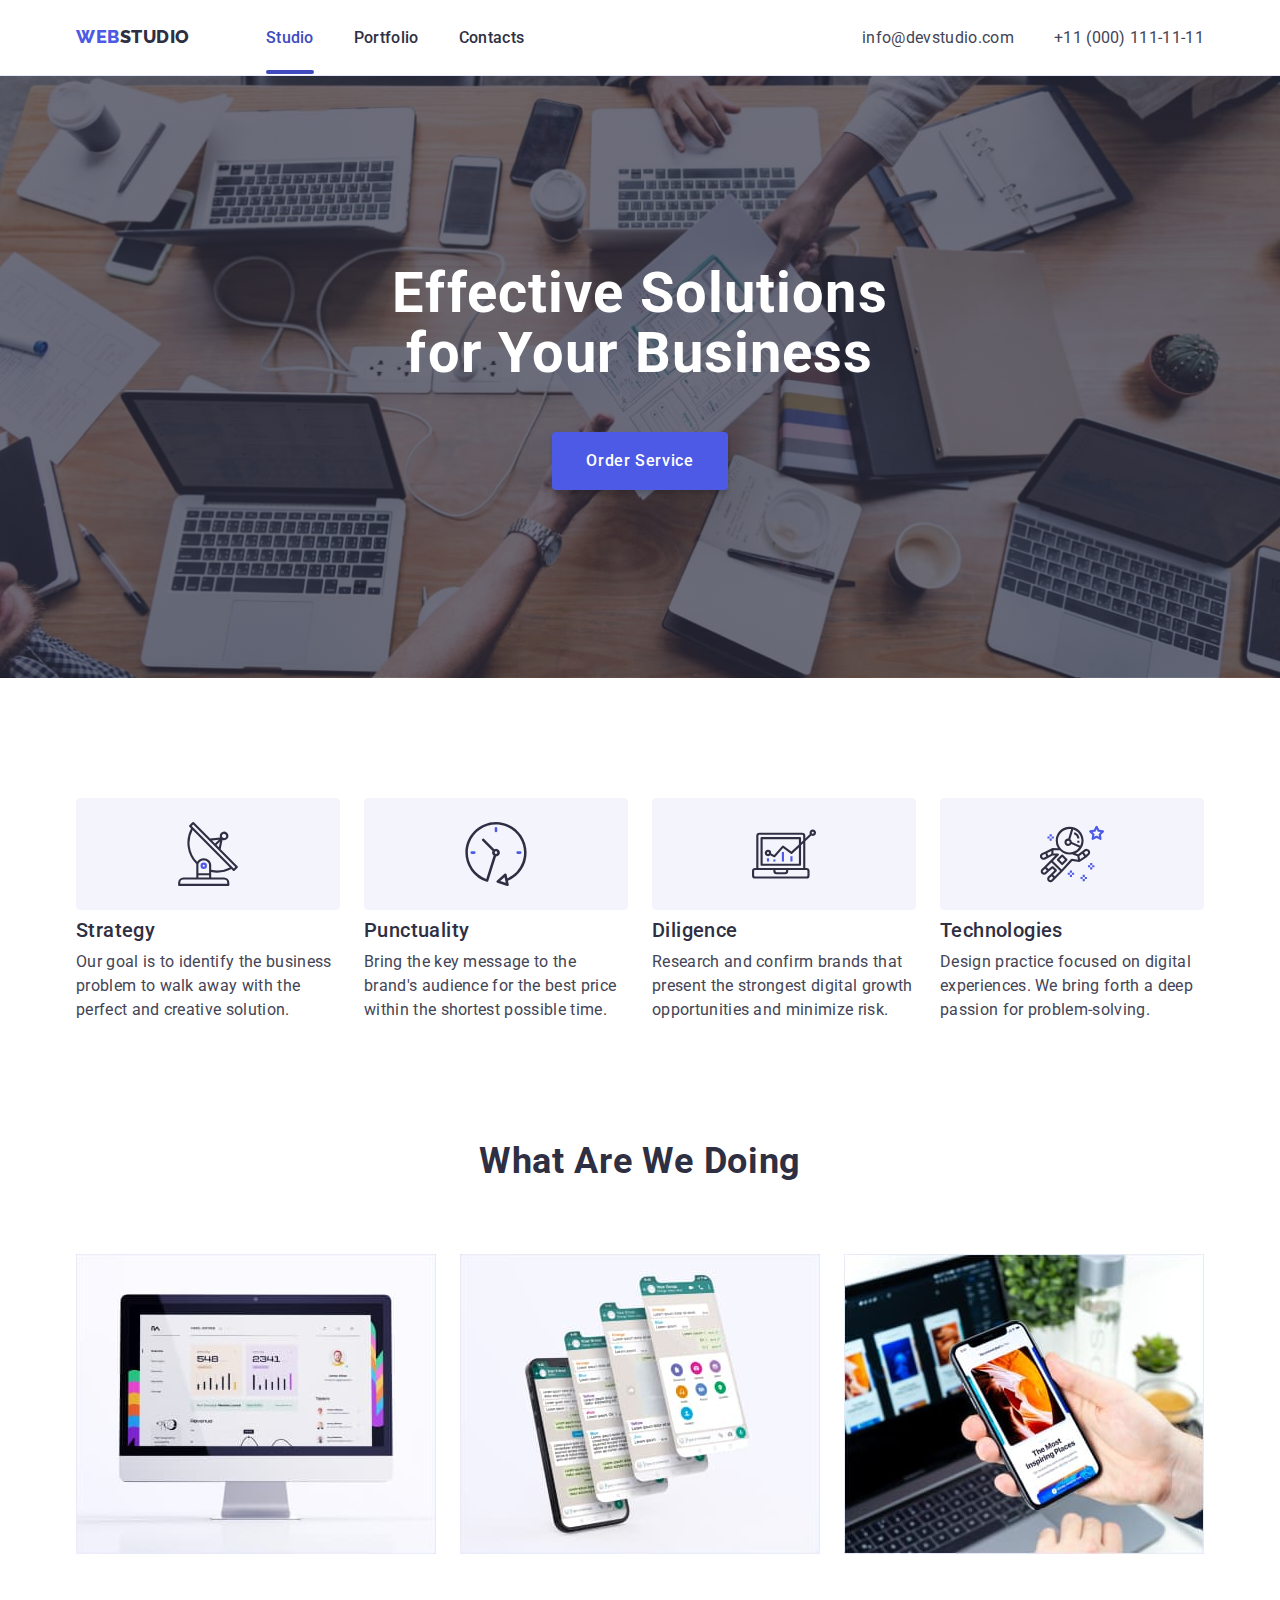
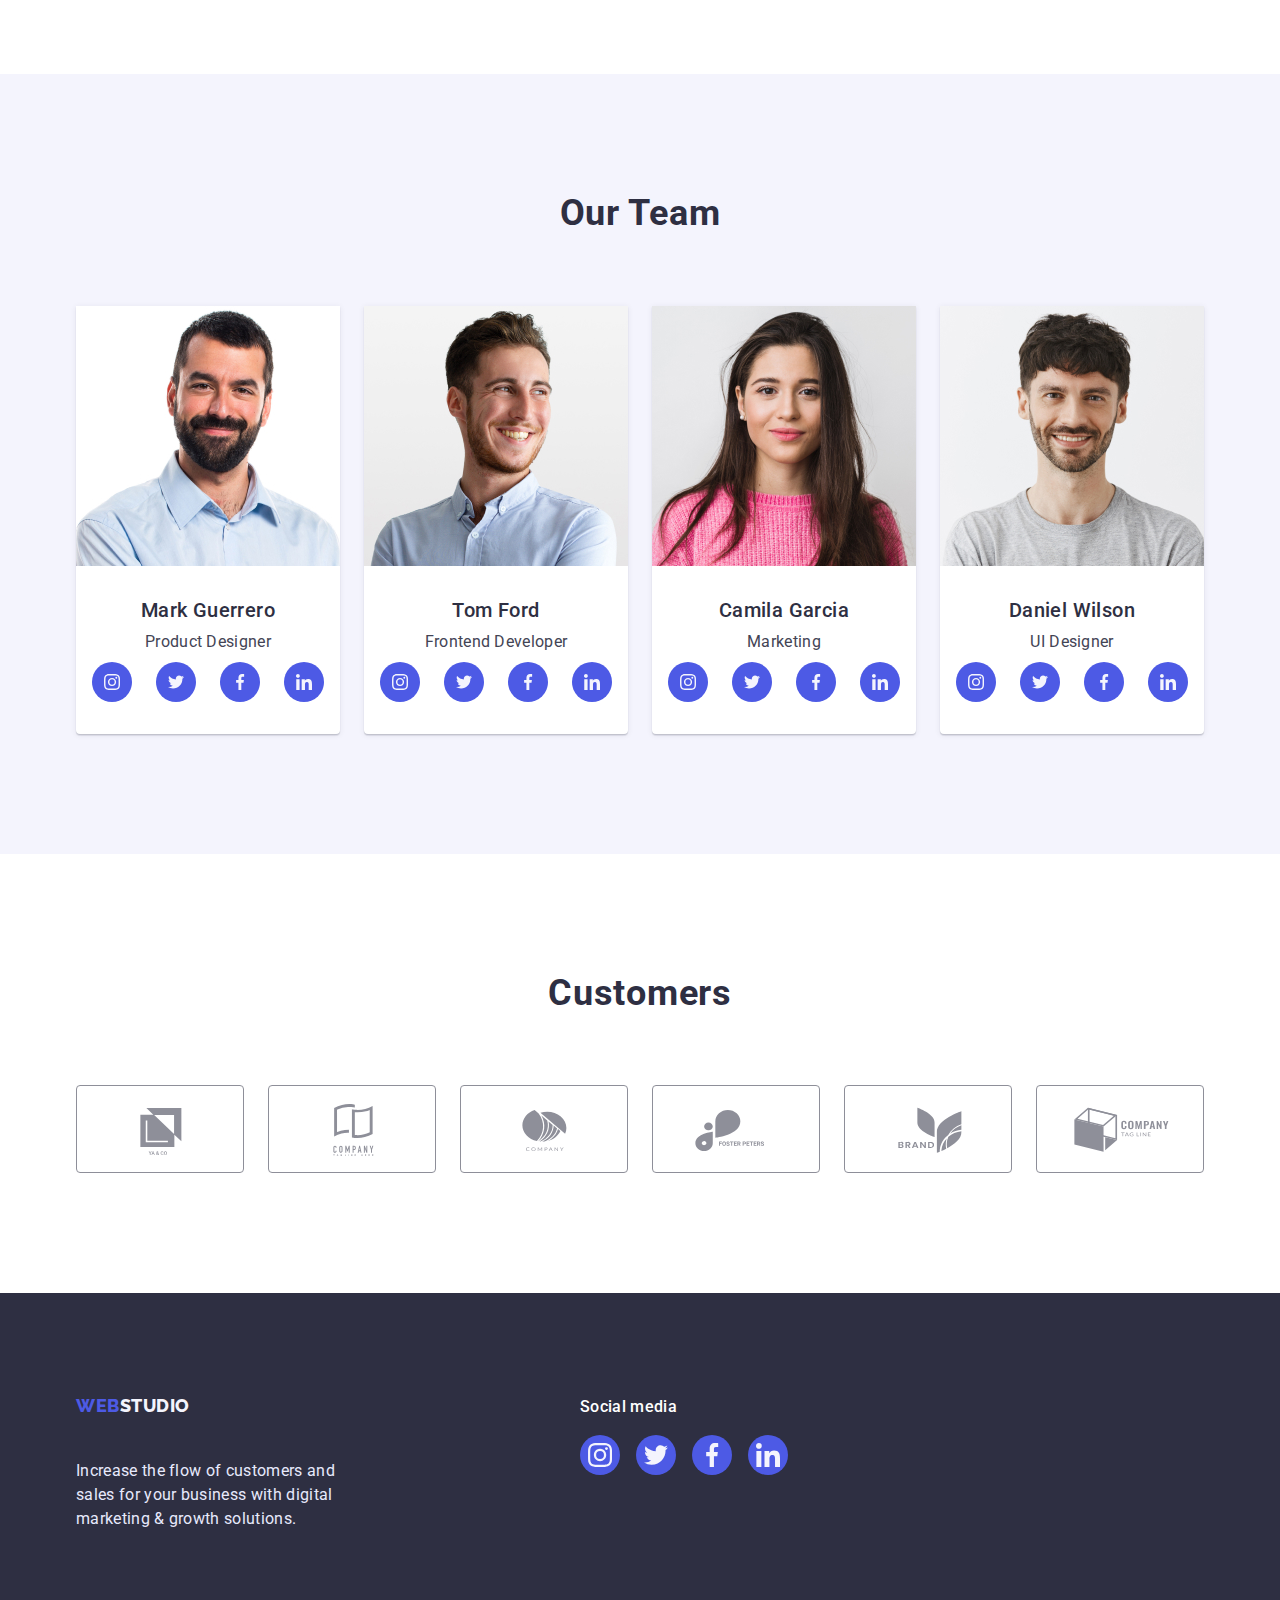
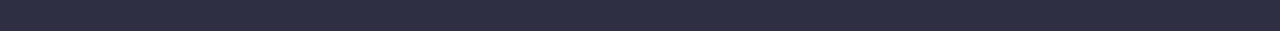
<file: index.html>
<!DOCTYPE html>
<html lang="en">
  <head>
    <meta charset="UTF-8" />
    <meta http-equiv="X-UA-Compatible" content="IE=edge" />
    <meta name="viewport" content="width=device-width, initial-scale=1.0" />
    <title>WebStudio</title>
    <link rel="preconnect" href="https://fonts.googleapis.com" />
    <link rel="preconnect" href="https://fonts.gstatic.com" crossorigin />
    <link
      href="https://fonts.googleapis.com/css2?family=Raleway:wght@800&family=Roboto:wght@400;500;700&display=swap"
      rel="stylesheet"
    />
    <link
      rel="stylesheet"
      href="https://cdn.jsdelivr.net/npm/modern-normalize@1.1.0/modern-normalize.css"
    />
    <link rel="stylesheet" href="./css/styles.css" />
  </head>
  <body>
    <header class="page-header">
      <div class="container page-header-container">
        <nav class="navigation">
          <a class="logo logo-header link" href="./index.html"
            >WEB<span class="header-part-word">Studio</span>
          </a>
          <ul class="menu list">
            <li class="menu-item">
              <a class="menu-link link current" href="./index.html">Studio</a>
            </li>
            <li class="menu-item">
              <a class="menu-link link" href="./portfolio.html">Portfolio</a>
            </li>
            <li class="menu-item">
              <a class="menu-link link" href="">Contacts</a>
            </li>
          </ul>
          <!--Navigation-->
        </nav>
        <address class="communication-methods">
          <ul class="menu list">
            <li class="mail-number">
              <a class="link contacts" href="mailto:info@devstudio.com"
                >info@devstudio.com</a
              >
            </li>
            <li class="mail-number">
              <a class="link contacts" href="tel:+110001111111"
                >+11 (000) 111-11-11</a
              >
            </li>
          </ul>
        </address>
      </div>
    </header>
    <!--===========HERO============-->
    <main>
      <section class="hero">
        <div class="container div-hero">
          <h1 class="section-name">
            Effective Solutions <br />
            for Your Business
          </h1>
          <button class="modal-btn" data-modal-open type="button">
            Order Service
          </button>
        </div>
      </section>
      <!--==========SECOND-SECTION======-->
      <section class="section-list-best section-second">
        <div class="container">
          <h2 class="h-second-section" hidden>Strategy</h2>
          <ul class="list list-of-benefits">
            <li class="text-benefit">
              <div class="background-benefit">
                <svg width="64" height="64">
                  <use href="./images/benefit.svg#icon-icon-1"></use>
                </svg>
              </div>
              <h3 class="section-subtitle">Strategy</h3>
              <p class="text-section-subtitle">
                Our goal is to identify the business problem to walk away with
                the perfect and creative solution.
              </p>
            </li>
            <li class="text-benefit">
              <div class="background-benefit">
                <svg width="64" height="64">
                  <use href="./images/benefit.svg#icon-icon-2"></use>
                </svg>
              </div>
              <h3 class="section-subtitle">Punctuality</h3>
              <p class="text-section-subtitle">
                Bring the key message to the brand's audience for the best price
                within the shortest possible time.
              </p>
            </li>
            <li class="text-benefit">
              <div class="background-benefit">
                <svg width="64" height="64">
                  <use href="./images/benefit.svg#icon-icon-3"></use>
                </svg>
              </div>
              <h3 class="section-subtitle">Diligence</h3>
              <p class="text-section-subtitle">
                Research and confirm brands that present the strongest digital
                growth opportunities and minimize risk.
              </p>
            </li>
            <li class="text-benefit">
              <div class="background-benefit">
                <svg width="64" height="64">
                  <use href="./images/benefit.svg#icon-icon-4"></use>
                </svg>
              </div>
              <h3 class="section-subtitle">Technologies</h3>
              <p class="text-section-subtitle">
                Design practice focused on digital experiences. We bring forth a
                deep passion for problem-solving.
              </p>
            </li>
          </ul>
        </div>
      </section>
      <!--========Third section What are we doing=============-->
      <section class="section-list-gobs section">
        <div class="container">
          <h2 class="section-title">What are we doing</h2>
          <ul class="list work-examples">
            <li class="exmpl-work-picture">
              <img
                src="./images/sites.jpg"
                alt="website development"
                width="360"
                height="300"
              />
            </li>
            <li class="exmpl-work-picture">
              <img
                src="./images/applications.jpg"
                alt="application creation"
                width="360"
                height="300"
              />
            </li>
            <li class="exmpl-work-picture">
              <img
                src="./images/adaptive-layout.jpg"
                alt="adaptive layout"
                width="360"
                height="300"
              />
            </li>
          </ul>
        </div>
      </section>
      <!--Fourth section-->
      <section class="section-list-team section">
        <div class="container">
          <h2 class="section-title">Our Team</h2>
          <ul class="list employees-cards">
            <li class="links-fourth-section employee-card">
              <img
                src="./images/Mark.jpg"
                alt="Mark Guerrero Product Designer"
                width="264"
                height="260"
              />
              <div class="name-vacancy-employee">
                <h3 class="web-studioworker">Mark Guerrero</h3>
                <p class="web-studioworker-speciality">Product Designer</p>
                <ul class="employee-soc-lict soc-list list">
                  <li class="emploee-soc-item">
                    <a class="emploee-soc-link" href="">
                      <svg width="16" height="16" class="soc-icon">
                        <use href="./images/icons.svg#icon-instagram"></use>
                      </svg>
                    </a>
                  </li>
                  <li class="emploee-soc-item">
                    <a class="emploee-soc-link" href="">
                      <svg width="16" height="16" class="soc-icon">
                        <use href="./images/icons.svg#icon-twitter"></use>
                      </svg>
                    </a>
                  </li>
                  <li class="emploee-soc-item">
                    <a class="emploee-soc-link" href="">
                      <svg width="16" height="16" class="soc-icon">
                        <use href="./images/icons.svg#icon-facebook"></use></svg
                    ></a>
                  </li>
                  <li class="emploee-soc-item">
                    <a class="emploee-soc-link" href="">
                      <svg width="16" height="16" class="soc-icon">
                        <use href="./images/icons.svg#icon-linkedin"></use></svg
                    ></a>
                  </li>
                </ul>
              </div>
            </li>
            <li class="links-fourth-section employee-card">
              <img
                src="./images/Tom.jpg"
                alt="Tom Ford Frontend Developer"
                width="264"
                height="260"
              />
              <div class="name-vacancy-employee">
                <h3 class="web-studioworker">Tom Ford</h3>
                <p class="web-studioworker-speciality">Frontend Developer</p>
                <ul class="employee-soc-lict soc-list list">
                  <li class="emploee-soc-item">
                    <a class="emploee-soc-link" href="">
                      <svg width="16" height="16" class="soc-icon">
                        <use href="./images/icons.svg#icon-instagram"></use>
                      </svg>
                    </a>
                  </li>
                  <li class="emploee-soc-item">
                    <a class="emploee-soc-link" href=""
                      ><svg width="16" height="16" class="soc-icon">
                        <use href="./images/icons.svg#icon-twitter"></use>
                      </svg>
                    </a>
                  </li>
                  <li class="emploee-soc-item">
                    <a class="emploee-soc-link">
                      <svg width="16" height="16" class="soc-icon">
                        <use href="./images/icons.svg#icon-facebook"></use>
                      </svg>
                    </a>
                  </li>
                  <li class="emploee-soc-item">
                    <a class="emploee-soc-link" href="">
                      <svg width="16" height="16" class="soc-icon">
                        <use href="./images/icons.svg#icon-linkedin"></use>
                      </svg>
                    </a>
                  </li>
                </ul>
              </div>
            </li>
            <li class="links-fourth-section employee-card">
              <img
                src="./images/Camila.jpg"
                alt="Camila Garcia Marketing"
                width="264"
                height="260"
              />
              <div class="name-vacancy-employee">
                <h3 class="web-studioworker">Camila Garcia</h3>
                <p class="web-studioworker-speciality">Marketing</p>
                <ul class="employee-soc-lict soc-list list">
                  <li class="emploee-soc-item">
                    <a class="emploee-soc-link" href="">
                      <svg width="16" height="16" class="soc-icon">
                        <use href="./images/icons.svg#icon-instagram"></use>
                      </svg>
                    </a>
                  </li>
                  <li class="emploee-soc-item">
                    <a class="emploee-soc-link" href="">
                      <svg width="16" height="16" class="soc-icon">
                        <use href="./images/icons.svg#icon-twitter"></use>
                      </svg>
                    </a>
                  </li>
                  <li class="emploee-soc-item">
                    <a class="emploee-soc-link" href="">
                      <svg width="16" height="16" class="soc-icon">
                        <use href="./images/icons.svg#icon-facebook"></use>
                      </svg>
                    </a>
                  </li>
                  <li class="emploee-soc-item">
                    <a class="emploee-soc-link" href="">
                      <svg width="16" height="16" class="soc-icon">
                        <use href="./images/icons.svg#icon-linkedin"></use>
                      </svg>
                    </a>
                  </li>
                </ul>
              </div>
            </li>
            <li class="links-fourth-section employee-card">
              <img
                src="./images/Daniel.jpg"
                alt="Daniel Wilson UI Designer"
                width="264"
                height="260"
              />
              <div class="name-vacancy-employee">
                <h3 class="web-studioworker">Daniel Wilson</h3>
                <p class="web-studioworker-speciality">UI Designer</p>
                <ul class="employee-soc-lict soc-list list">
                  <li class="emploee-soc-item">
                    <a class="emploee-soc-link" href="">
                      <svg width="16" height="16" class="soc-icon">
                        <use href="./images/icons.svg#icon-instagram"></use>
                      </svg>
                    </a>
                  </li>
                  <li class="emploee-soc-item">
                    <a class="emploee-soc-link" href=""
                      ><svg width="16" height="16" class="soc-icon">
                        <use href="./images/icons.svg#icon-twitter"></use>
                      </svg>
                    </a>
                  </li>
                  <li class="emploee-soc-item">
                    <a class="emploee-soc-link" href="">
                      <svg width="16" height="16" class="soc-icon">
                        <use href="./images/icons.svg#icon-facebook"></use>
                      </svg>
                    </a>
                  </li>
                  <li class="emploee-soc-item">
                    <a class="emploee-soc-link" href="">
                      <svg width="16" height="16" class="soc-icon">
                        <use href="./images/icons.svg#icon-linkedin"></use>
                      </svg>
                    </a>
                  </li>
                </ul>
              </div>
            </li>
          </ul>
        </div>
      </section>
      <section class="customers">
        <div class="container">
          <h2 class="caption-customers">Customers</h2>
          <ul class="icons-customers list">
            <li class="roster-li">
              <a class="reference-customers" href="">
                <svg width="104" height="56" class="icons-svg">
                  <use
                    href="./images/customers.svg#icon-customers-1"
                  ></use></svg
              ></a>
            </li>
            <li class="roster-li">
              <a class="reference-customers" href="">
                <svg width="104" height="56" class="icons-svg">
                  <use
                    href="./images/customers.svg#icon-customers-2"
                  ></use></svg
              ></a>
            </li>
            <li class="roster-li">
              <a class="reference-customers" href="">
                <svg width="104" height="56" class="icons-svg">
                  <use
                    href="./images/customers.svg#icon-customers-3"
                  ></use></svg
              ></a>
            </li>
            <li class="roster-li">
              <a class="reference-customers" href="">
                <svg width="104" height="56" class="icons-svg">
                  <use
                    href="./images/customers.svg#icon-customers-4"
                  ></use></svg
              ></a>
            </li>
            <li class="roster-li">
              <a class="reference-customers" href="">
                <svg width="104" height="56" class="icons-svg">
                  <use
                    href="./images/customers.svg#icon-customers-5"
                  ></use></svg
              ></a>
            </li>
            <li class="roster-li">
              <a class="reference-customers" href="">
                <svg width="104" height="56" class="icons-svg">
                  <use
                    href="./images/customers.svg#icon-customers-6"
                  ></use></svg
              ></a>
            </li>
          </ul>
        </div>
      </section>
    </main>
    <footer class="footer">
      <div class="container cointeiner-flex">
        <div class="first-div-footer">
          <a class="logo link logo-footer" href="./index.html"
            >WEB<span class="footer-part-word">Studio</span>
          </a>
          <p class="paragraph-footer">
            Increase the flow of customers and sales for your business with
            digital marketing & growth solutions.
          </p>
        </div>
        <div class="div-soc-footer">
          <p class="soc-media-headline">Social media</p>
          <ul class="soc-list-footer list">
            <li class="soc-icon-footer">
              <a class="soc-link-footer" href="">
                <svg width="24" height="24" class="footer-items-soc">
                  <use href="./images/icons.svg#icon-instagram"></use></svg
              ></a>
            </li>
            <li class="soc-icon-footer">
              <a class="soc-link-footer" href="">
                <svg width="24" height="24" class="footer-items-soc">
                  <use href="./images/icons.svg#icon-twitter"></use></svg
              ></a>
            </li>
            <li class="soc-icon-footer">
              <a class="soc-link-footer" href="">
                <svg width="24" height="24" class="footer-items-soc">
                  <use href="./images/icons.svg#icon-facebook"></use></svg
              ></a>
            </li>
            <li class="soc-icon-footer">
              <a class="soc-link-footer" href="">
                <svg width="24" height="24" class="footer-items-soc">
                  <use href="./images/icons.svg#icon-linkedin"></use></svg
              ></a>
            </li>
          </ul>
        </div>
      </div>
    </footer>
    <div class="backdrop is-hidden" data-modal>
      <div class="modal">
        <button class="btn-cross" type="button" data-modal-close>
          <svg width="8" height="8" class="cross">
            <use href="./images/symbol-modal.svg#icon-close-black"></use>
          </svg>
        </button>
      </div>
    </div>
    <script src="./js/modal.js"></script>
  </body>
</html>
</file>
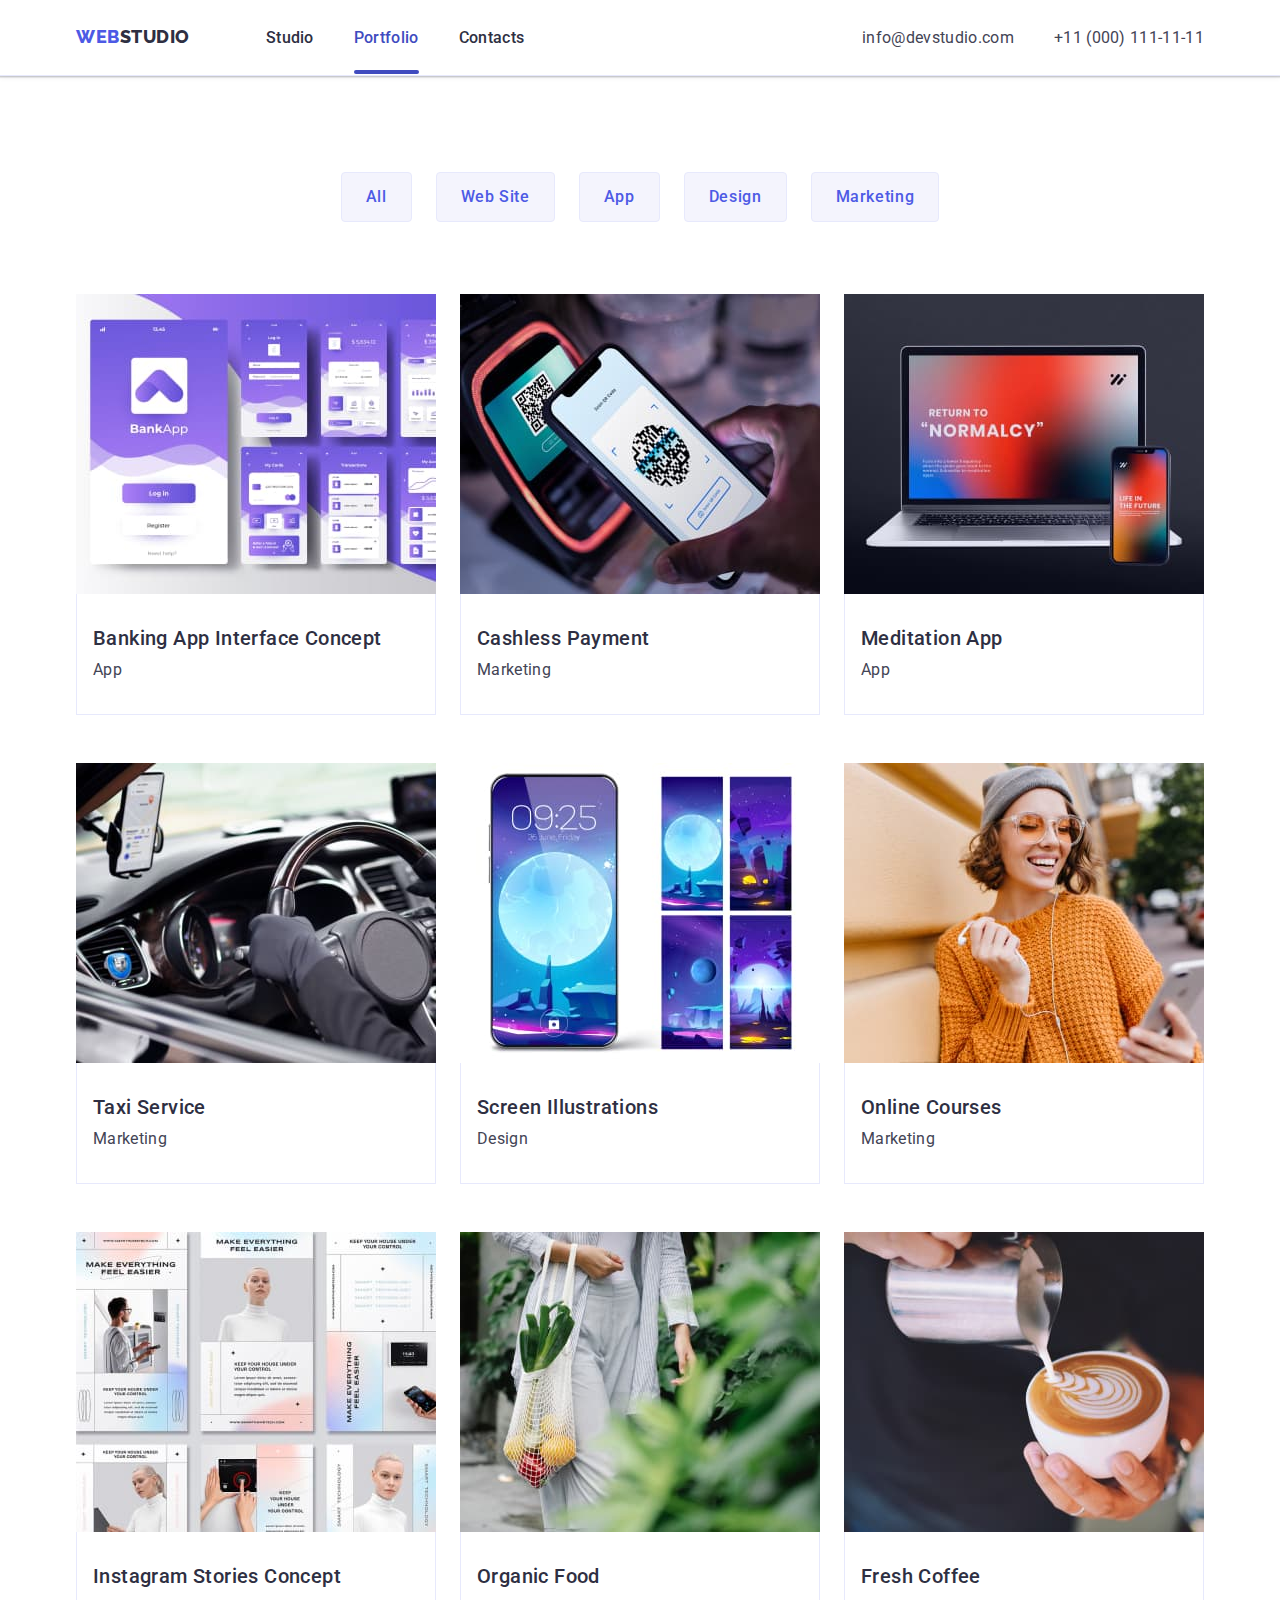
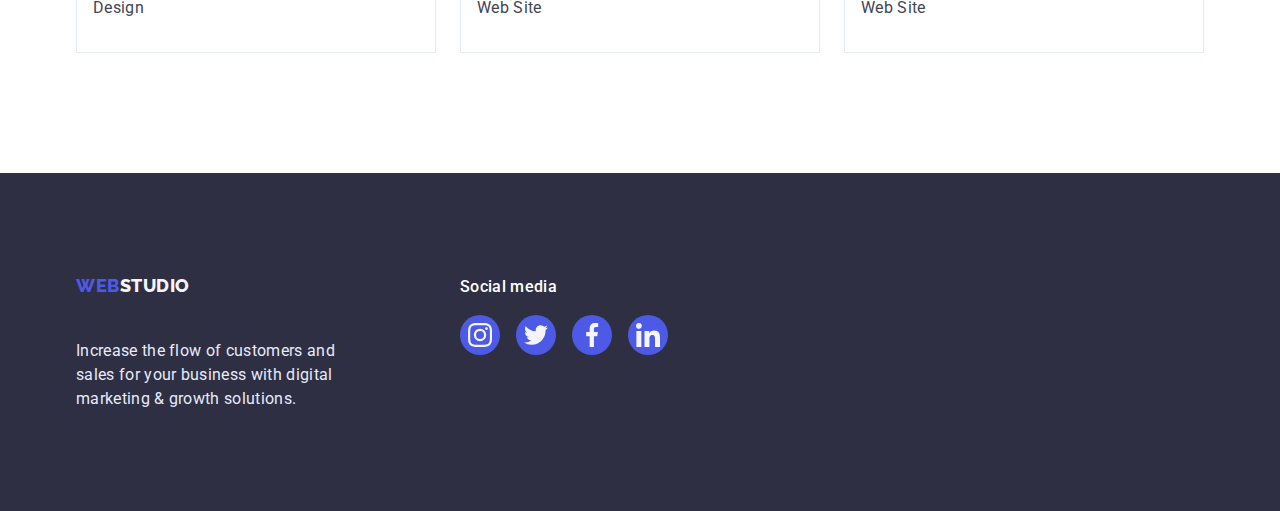
<file: portfolio.html>
<!DOCTYPE html>
<html lang="en">
  <head>
    <meta charset="UTF-8" />
    <meta http-equiv="X-UA-Compatible" content="IE=edge" />
    <meta name="viewport" content="width=device-width, initial-scale=1.0" />
    <title>Document</title>
    <link rel="preconnect" href="https://fonts.googleapis.com" />
    <link rel="preconnect" href="https://fonts.gstatic.com" crossorigin />
    <link
      href="https://fonts.googleapis.com/css2?family=Raleway:wght@800&family=Roboto:wght@400;500;700&display=swap"
      rel="stylesheet"
    />
    <link
      rel="stylesheet"
      href="https://cdn.jsdelivr.net/npm/modern-normalize@1.1.0/modern-normalize.css"
    />
    <link rel="stylesheet" href="./css/styles.css" />
  </head>
  <body>
    <!--HEADER-->
    <header class="page-header">
      <div class="container page-header-container">
        <nav class="navigation">
          <a class="logo logo-header link" href="./index.html"
            >WEB<span class="header-part-word">Studio</span>
          </a>
          <ul class="menu list">
            <li class="menu-item">
              <a class="menu-link link" href="./index.html">Studio</a>
            </li>
            <li class="menu-item">
              <a class="menu-link link current" href="./portfolio.html"
                >Portfolio</a
              >
            </li>
            <li class="menu-item">
              <a class="menu-link link" href="">Contacts</a>
            </li>
          </ul>
          <!--Navigation-->
        </nav>
        <address class="communication-methods">
          <ul class="menu list">
            <li class="mail-number">
              <a class="link contacts" href="mailto:info@devstudio.com"
                >info@devstudio.com</a
              >
            </li>
            <li class="mail-number">
              <a class="link contacts" href="tel:+110001111111"
                >+11 (000) 111-11-11
              </a>
            </li>
          </ul>
        </address>
      </div>
    </header>
    <!--==========================MAIN====================-->
    <main>
      <section class="section-portfolio">
        <div class="container">
          <h1 class="visually-hidden">Sections of the site</h1>
          <ul class="list menu-sections">
            <!--BUTTONS FOCUS HOVER-->
            <li class="btn-portfolio">
              <button class="filter-btn" type="button">All</button>
            </li>
            <li class="btn-portfolio">
              <button class="filter-btn" type="button">Web Site</button>
            </li>
            <li class="btn-portfolio">
              <button class="filter-btn" type="button">App</button>
            </li>
            <li class="btn-portfolio">
              <button class="filter-btn" type="button">Design</button>
            </li>
            <li class="btn-portfolio">
              <button class="filter-btn" type="button">Marketing</button>
            </li>
          </ul>
          <!-------------Types of work with pictures---------------------->
          <ul class="list portfolio-img">
            <li class="pictures-of-works">
              <a class="link links-img-works" href="">
                <div class="wrapper-img-p">
                  <img
                    src="./images/bankappinterfc.jpg"
                    alt="Banking App Interface Concept"
                    width="360"
                    height="300"
                  />
                  <p class="text-modal">
                    14 Stylish and User-Friendly App Design Concepts · Task
                    Manager App · Calorie Tracker App · Exotic Fruit Ecommerce
                    App · Cloud Storage App
                  </p>
                </div>
                <div class="typical-examples-work">
                  <h2 class="nav-types-work">Banking App Interface Concept</h2>
                  <p class="text-supnav">App</p>
                </div>
              </a>
            </li>
            <li class="pictures-of-works">
              <a class="link links-img-works" href="">
                <div class="wrapper-img-p">
                  <img
                    src="./images/cashless-payment.jpg"
                    alt="Cashless Payment"
                    width="360"
                    height="300"
                  />
                  <p class="text-modal">
                    14 Stylish and User-Friendly App Design Concepts · Task
                    Manager App · Calorie Tracker App · Exotic Fruit Ecommerce
                    App · Cloud Storage App
                  </p>
                </div>
                <div class="typical-examples-work">
                  <h2 class="nav-types-work">Cashless Payment</h2>
                  <p class="text-supnav">Marketing</p>
                </div>
              </a>
            </li>
            <li class="pictures-of-works">
              <a class="link links-img-works" href="">
                <div class="wrapper-img-p">
                  <img
                    src="./images/meditaion-app.jpg"
                    alt="Meditation App"
                    width="360"
                    height="300"
                  />
                  <p class="text-modal">
                    14 Stylish and User-Friendly App Design Concepts · Task
                    Manager App · Calorie Tracker App · Exotic Fruit Ecommerce
                    App · Cloud Storage App
                  </p>
                </div>
                <div class="typical-examples-work">
                  <h2 class="nav-types-work">Meditation App</h2>
                  <p class="text-supnav">App</p>
                </div>
              </a>
            </li>
            <li class="pictures-of-works">
              <a class="link links-img-works" href="">
                <div class="wrapper-img-p">
                  <img
                    src="./images/taxi-service.jpg"
                    alt="Taxi Service"
                    width="360"
                    height="300"
                  />
                  <p class="text-modal">
                    14 Stylish and User-Friendly App Design Concepts · Task
                    Manager App · Calorie Tracker App · Exotic Fruit Ecommerce
                    App · Cloud Storage App
                  </p>
                </div>
                <div class="typical-examples-work">
                  <h2 class="nav-types-work">Taxi Service</h2>
                  <p class="text-supnav">Marketing</p>
                </div>
              </a>
            </li>
            <li class="pictures-of-works">
              <a class="link links-img-works" href="">
                <div class="wrapper-img-p">
                  <img
                    src="./images/screen-illustrations.jpg"
                    alt="Screen Illustrations"
                    width="360"
                    height="300"
                  />
                  <p class="text-modal">
                    14 Stylish and User-Friendly App Design Concepts · Task
                    Manager App · Calorie Tracker App · Exotic Fruit Ecommerce
                    App · Cloud Storage App
                  </p>
                </div>
                <div class="typical-examples-work">
                  <h2 class="nav-types-work">Screen Illustrations</h2>
                  <p class="text-supnav">Design</p>
                </div>
              </a>
            </li>
            <li class="pictures-of-works">
              <a class="link links-img-works" href="">
                <div class="wrapper-img-p">
                  <img
                    src="./images/online-courses.jpg"
                    alt="Online Courses"
                    height="300"
                    width="360"
                  />
                  <p class="text-modal">
                    14 Stylish and User-Friendly App Design Concepts · Task
                    Manager App · Calorie Tracker App · Exotic Fruit Ecommerce
                    App · Cloud Storage App
                  </p>
                </div>
                <div class="typical-examples-work">
                  <h2 class="nav-types-work">Online Courses</h2>
                  <p class="text-supnav">Marketing</p>
                </div>
              </a>
            </li>
            <li class="pictures-of-works bottom-pictures">
              <a class="link links-img-works" href="">
                <div class="wrapper-img-p">
                  <img
                    src="./images/instagram-stories-concept.jpg"
                    alt="Instagram Stories Concept"
                    width="360"
                    height="300"
                  />
                  <p class="text-modal">
                    14 Stylish and User-Friendly App Design Concepts · Task
                    Manager App · Calorie Tracker App · Exotic Fruit Ecommerce
                    App · Cloud Storage App
                  </p>
                </div>
                <div class="typical-examples-work">
                  <h2 class="nav-types-work">Instagram Stories Concept</h2>
                  <p class="text-supnav">Design</p>
                </div>
              </a>
            </li>
            <li class="pictures-of-works bottom-pictures">
              <a class="link links-img-works" href="">
                <div class="wrapper-img-p">
                  <img
                    src="./images/organic-food.jpg"
                    alt="Organic Food"
                    width="360"
                    height="300"
                  />
                  <p class="text-modal">
                    14 Stylish and User-Friendly App Design Concepts · Task
                    Manager App · Calorie Tracker App · Exotic Fruit Ecommerce
                    App · Cloud Storage App
                  </p>
                </div>
                <div class="typical-examples-work">
                  <h2 class="nav-types-work">Organic Food</h2>
                  <p class="text-supnav">Web Site</p>
                </div>
              </a>
            </li>
            <li class="pictures-of-works bottom-pictures">
              <a class="link links-img-works" href="">
                <div class="wrapper-img-p">
                  <img
                    src="./images/fresh-coffee.jpg"
                    alt="Fresh Coffee"
                    width="360"
                    height="300"
                  />
                  <p class="text-modal">
                    14 Stylish and User-Friendly App Design Concepts · Task
                    Manager App · Calorie Tracker App · Exotic Fruit Ecommerce
                    App · Cloud Storage App
                  </p>
                </div>
                <div class="typical-examples-work">
                  <h2 class="nav-types-work">Fresh Coffee</h2>
                  <p class="text-supnav">Web Site</p>
                </div>
              </a>
            </li>
          </ul>
        </div>
      </section>
    </main>
    <footer class="footer">
      <div class="container cointeiner-flex">
        <div>
          <a class="logo link logo-footer" href="./index.html"
            >WEB<span class="footer-part-word">Studio</span>
          </a>
          <p class="paragraph-footer">
            Increase the flow of customers and sales for your business with
            digital marketing & growth solutions.
          </p>
        </div>
        <div class="div-soc-footer">
          <p class="soc-media-headline">Social media</p>
          <ul class="soc-list-footer list">
            <li class="soc-icon-footer">
              <a class="soc-link-footer" href="">
                <svg width="24" height="24">
                  <use href="./images/icons.svg#icon-instagram"></use></svg
              ></a>
            </li>
            <li class="soc-icon-footer">
              <a class="soc-link-footer" href="">
                <svg width="24" height="24">
                  <use href="./images/icons.svg#icon-twitter"></use></svg
              ></a>
            </li>
            <li class="soc-icon-footer">
              <a class="soc-link-footer" href="">
                <svg width="24" height="24">
                  <use href="./images/icons.svg#icon-facebook"></use></svg
              ></a>
            </li>
            <li class="soc-icon-footer">
              <a class="soc-link-footer" href="">
                <svg width="24" height="24">
                  <use href="./images/icons.svg#icon-linkedin"></use></svg
              ></a>
            </li>
          </ul>
        </div>
      </div>
    </footer>
  </body>
</html>
</file>
<file: css/styles.css>
:root {
  --font-color: #4d5ae5;
  --color-menu: #2e2f42;
  --color-nav-links: #434455;
  --color-white: #ffffff;
  --color-blue: #404bbf;
  --color-grey: #8e8f99;
  --white-grey: #f4f4fd;
  --transform-all: 250ms cubic-bezier(0.4, 0, 0.2, 1);
}
.list {
  list-style: none;
}
.link {
  text-decoration: none;
}
body {
  font-family: "Roboto", sans-serif;
  color: var(--color-nav-links);
  background-color: var(--color-white);
}
.section {
  padding-top: 120px;
  padding-bottom: 120px;
}
.section-second {
  padding-top: 120px;
}
/*===================Reset styles HM3================== */
h1,
h2,
h3,
h4,
h5,
h6,
p {
  margin-top: 0;
  margin-bottom: 0;
}
ul,
ol {
  margin-top: 0;
  margin-bottom: 0;
  padding-left: 0;
}
img {
  display: block;
}
.container {
  width: 1158px;
  margin-left: auto;
  margin-right: auto;
  padding-left: 15px;
  padding-right: 15px;
}
/*===========================HEADER FIRST AND SEKOND PAGE============================*/
.page-header {
  padding-top: 25.5px;
  /* padding-bottom: 25.5px; */
  border-bottom: 1px solid #e7e9fc;
  box-shadow: 0px 2px 1px rgba(46, 47, 66, 0.08),
    0px 1px 1px rgba(46, 47, 66, 0.16), 0px 1px 6px rgba(46, 47, 66, 0.08);
}
.page-header-container {
  display: flex;
}

.navigation {
  display: flex;
}
.menu {
  display: flex;
  align-items: center;
}
.menu-item:not(:last-child) {
  margin-right: 40px;
}

.logo {
  font-family: "Raleway", sans-serif;
  font-weight: 800;
  font-size: 18px;
  line-height: 1.17;
  letter-spacing: 0.03em;
  text-transform: uppercase;
  color: var(--font-color);
  padding-bottom: 25.5px;
  display: block;
}
.logo-header {
  margin-right: 76px;
}
.header-part-word {
  font-family: "Raleway", sans-serif;
  font-weight: 800;
  font-size: 18px;
  line-height: 1.17;
  letter-spacing: 0.03em;
  text-transform: uppercase;

  color: var(--color-menu);
}

.menu-link {
  font-weight: 500;
  font-size: 16px;
  line-height: 1.5;
  letter-spacing: 0.02em;

  color: var(--color-menu);
  transition: color var(--transform-all);
  position: relative;
  padding-bottom: 25.5px;
  display: block;
}
.menu-link.link.current::after {
  content: "";
  width: 100%;
  height: 4px;
  display: block;
  background-color: var(--color-blue);
  position: absolute;
  left: 0;
  bottom: 0;
  top: 44px;
  border-radius: 2px;
  bottom: -1px;
}
.menu-link:hover,
.menu-link:focus,
.menu-link.current {
  color: var(--color-blue);
}
.mail-number:not(:last-child) {
  margin-right: 40px;
}
.communication-methods {
  font-style: normal;
  margin-left: auto;
}
.contacts {
  font-weight: 400;
  font-size: 16px;
  line-height: 1.5;
  letter-spacing: 0.02em;
  color: var(--color-nav-links);
  transition: color var(--transform-all);
  padding-bottom: 25.5px;
  display: block;
}
.contacts:hover,
.contacts:focus {
  color: var(--color-blue);
}

/*=========================SECTION HERO FIRST PAGE====================== */
.hero {
  background-color: var(--color-menu);
  padding-top: 188px;
  padding-bottom: 188px;
  background-image: linear-gradient(
      rgba(46, 47, 66, 0.7),
      rgba(46, 47, 66, 0.7)
    ),
    url("../images/people-office-1.jpg");
  background-repeat: no-repeat;
  background-size: cover;
  background-position: center;
  max-width: 1440px;
  margin: auto;
}

.section-name {
  font-weight: 700;
  font-size: 56px;
  line-height: 1.07;
  text-align: center;
  letter-spacing: 0.02em;

  color: var(--color-white);
  margin-bottom: 48px;
}
.modal-btn {
  font-family: "Roboto", sans-serif;
  font-weight: 500;
  font-size: 16px;
  line-height: 1.5;
  letter-spacing: 0.04em;
  cursor: pointer;
  margin-left: auto;
  margin-right: auto;
  display: flex;

  color: var(--color-white);
  background-color: var(--font-color);
  border-color: transparent;

  border-radius: 4px;
  padding-top: 15px;
  padding-bottom: 15px;
  padding-left: 32px;
  padding-right: 32px;
  box-shadow: 0px 4px 4px rgba(0, 0, 0, 0.15);
  transition: background-color var(--transform-all);
}
.modal-btn:hover,
.modal-btn:focus {
  background-color: var(--color-blue);
}

.section-subtitle {
  font-weight: 500;
  font-size: 20px;
  line-height: 1.2;
  letter-spacing: 0.02em;

  color: var(--color-menu);
}
.text-section-subtitle {
  font-size: 16px;
  line-height: 1.5;
  letter-spacing: 0.02em;
}
/*=================================Second section STRATEGY PUNCTUALITY==========================*/
.list-of-benefits {
  display: flex;
}
.visually-hidden {
  position: absolute;
  width: 1px;
  height: 1px;
  margin: -1px;
  border: 0;
  padding: 0;
  white-space: nowrap;
  clip-path: inset(100%);
  clip: rect(0 0 0 0);
  overflow: hidden;
}

.text-benefit:not(:last-child) {
  margin-right: 24px;
}
.text-benefit {
  flex-basis: 264.5px;
}
.section-subtitle {
  margin-bottom: 8px;
}
.background-benefit {
  height: 112px;
  background: #f4f4fd;
  border-radius: 4px;
  margin-bottom: 8px;
  display: flex;
  justify-content: center;
  align-items: center;
}

/*Third section What are we doing*/
.work-examples {
  display: flex;
  flex-wrap: wrap;
}
.exmpl-work-picture:not(:nth-child(3n)) {
  margin-right: 24px;
}

/*COMPONENS FOR TWO SECTOIN TITLE: What are we doing and Our team*/

.section-title {
  font-weight: 700;
  font-size: 36px;
  line-height: 1.11;
  text-align: center;
  letter-spacing: 0.02em;
  text-transform: capitalize;
  margin-bottom: 72px;

  color: var(--color-menu);
}
/*COMPONENS FIRST SECTION for h for section Our team*/
.web-studioworker {
  font-weight: 500;
  font-size: 20px;
  line-height: 1.2;
  text-align: center;
  letter-spacing: 0.02em;

  color: var(--color-menu);
  margin-bottom: 8px;
}
/*COMPONENS FIRST SECTION for p heading */
.web-studioworker-speciality {
  font-weight: 400;
  font-size: 16px;
  line-height: 1.5;
  text-align: center;
  letter-spacing: 0.02em;
  margin-bottom: 8px;
}
/*==========================FOURTH SECTION OUR TEAM====================== */
.section-list-team {
  background-color: #f4f4fd;
}
.employees-cards {
  display: flex;
  flex-wrap: wrap;
}
.employee-card:not(:nth-child(4n)) {
  margin-right: 24px;
}
.employee-card {
  box-shadow: 0px 1px 6px rgba(46, 47, 66, 0.08),
    0px 1px 1px rgba(46, 47, 66, 0.16), 0px 2px 1px rgba(46, 47, 66, 0.08);
}
.links-fourth-section {
  background-color: var(--color-white);
  border-radius: 0px 0px 4px 4px;
}

.name-vacancy-employee {
  padding-top: 32px;
  padding-bottom: 32px;
}
.employee-soc-lict {
  display: flex;
  justify-content: center;
  gap: 24px;
}
.emploee-soc-item {
  width: 40px;
  height: 40px;
}
.soc-icon {
  fill: #f4f4fd;
}
.emploee-soc-link {
  width: 100%;
  height: 100%;
  border-radius: 50%;
  background-color: #4d5ae5;
  display: flex;
  align-items: center;
  justify-content: center;
  transition: background-color var(--transform-all);
}
.emploee-soc-link:hover,
.emploee-soc-link:focus {
  background-color: var(--color-blue);
}
/*=====================SECTION CUSTOMERS===================================*/
.customers {
  padding-top: 120px;
  padding-bottom: 120px;
}
.caption-customers {
  font-family: Roboto;
  font-style: normal;
  font-weight: 700;
  font-size: 36px;
  line-height: 1.1;
  text-align: center;
  letter-spacing: 0.02em;
  color: var(--color-menu);
  margin-bottom: 72px;
}

.roster-li {
  width: 168px;
  height: 88px;
  width: calc((100% - 120px) / 6);
}
.icons-svg {
  width: 104px;
  height: 56px;

  fill: currentColor;
  transition: fill var(--transform-all);
}
.icons-customers {
  display: flex;
  justify-content: center;
  gap: 24px;
}
.reference-customers:hover,
.reference-customers:focus {
  border: 1px solid #404bbf;
  color: #404bbf;
}
.reference-customers:focus {
  outline: none;
}
.reference-customers:hover .icons-svg,
.reference-customers:focus .icons-svg {
  fill: var(--color-blue);
}

.reference-customers {
  border: 1px solid var(--color-grey);
  color: var(--color-grey);
  border-radius: 4px;
  display: flex;
  justify-content: center;
  align-items: center;
  height: 100%;
  transition: border-color 250ms cubic-bezier(0.4, 0, 0.2, 1),
    color 250ms cubic-bezier(0.4, 0, 0.2, 1);
  /* border var(--transform-all), color var(--transform-all),
    outline var(--transform-all); */
}

/*=====================SECTION HERO SECOND PAGE=========================*/
/*BUTTONS All-WebSite-App-Design-Marketing*/
.filter-btn {
  font-family: Roboto, sans-serif;
  font-weight: 500;
  font-size: 16px;
  line-height: 1.5;
  letter-spacing: 0.04em;

  color: var(--font-color);
  background-color: #f4f4fd;
  border: 1px solid #e7e9fc;
  border-radius: 4px;
  cursor: pointer;
  transition: color var(--transform-all), background-color var(--transform-all),
    border-color var(--transform-all), box-shadow var(--transform-all);
}
.filter-btn:hover,
.filter-btn:focus {
  color: var(--color-white);
  background-color: var(--color-blue);
  border-color: transparent;
  box-shadow: 0px 3px 1px rgba(0, 0, 0, 0.1), 0px 2px 1px rgba(0, 0, 0, 0.08),
    0px 2px 2px rgba(0, 0, 0, 0.12);
}
.filter-btn {
  padding-left: 24px;
  padding-right: 24px;
  padding-top: 12px;
  padding-bottom: 12px;
}
.menu-sections {
  display: flex;
  margin-bottom: 72px;
  justify-content: center;
}
.btn-portfolio:not(:last-child) {
  margin-right: 24px;
}

/*================Subheadings of the second section====================*/
.nav-types-work {
  font-weight: 500;
  font-size: 20px;
  line-height: 1.2;
  letter-spacing: 0.02em;
  margin-bottom: 8px;
  color: var(--color-menu);
}
.section-subtitle {
  margin-bottom: 8px;
}

/*PARAGRAPHS SUPHEADINGS*/
.wrapper-img-p {
  position: relative;
  overflow: hidden;
}
.links-img-works:hover .text-modal {
  transform: translateY(0%);
  /* transition: transform 300ms linear; */
}
.links-img-works:focus .text-modal {
  transform: translateY(0%);
  /* transition: transform 300ms linear; */
}
.links-img-works {
  display: block;
  transition: transform 300ms linear box-shadow var(--transform-all);
}
.links-img-works:hover,
.links-img-works:focus {
  box-shadow: 0px 1px 6px rgba(46, 47, 66, 0.08),
    0px 1px 1px rgba(46, 47, 66, 0.16), 0px 2px 1px rgba(46, 47, 66, 0.08);
}
.text-modal {
  position: absolute;
  font-family: "Roboto";
  font-style: normal;
  letter-spacing: 0.02em;
  font-size: 16px;
  font-weight: 400;
  top: 0;
  padding: 40px 32px;
  line-height: 24px;
  color: #f4f4fd;
  background-color: #4d5ae5;
  height: 100%;
  transform: translateY(100%);
  transition: transform 250ms cubic-bezier(0.4, 0, 0.2, 1), linear;
}
.text-supnav {
  font-size: 16px;
  line-height: 1.5;
  letter-spacing: 0.02em;
  color: var(--color-nav-links);
}
.portfolio-img {
  display: flex;
  flex-wrap: wrap;
}

.portfolio-img {
  display: flex;
  flex-wrap: wrap;
  row-gap: 48px;
  column-gap: 24px;
}
.typical-examples-work {
  border-left: 1px solid #e7e9fc;
  border-right: 1px solid #e7e9fc;
  border-bottom: 1px solid #e7e9fc;
  padding: 32px 16px;
}
.section-portfolio {
  padding-top: 96px;
  padding-bottom: 120px;
}

/*FOOTER*/
.cointeiner-flex {
  display: flex;
  align-items: baseline;
}
.footer {
  background-color: var(--color-menu);
}
.first-div-footer {
  margin-right: 120px;
}
.div-soc-footer {
  margin-left: 120px;
}
.footer-part-word {
  font-family: "Raleway", sans-serif;
  font-weight: 800;
  font-size: 18px;
  line-height: 1.17;
  letter-spacing: 0.03em;
  color: #f4f4fd;
}
.footer {
  padding-top: 101.5px;
  padding-bottom: 100px;
}
.paragraph-footer {
  font-weight: 400;
  font-size: 16px;
  line-height: 1.5;
  letter-spacing: 0.02em;
  color: #e7e9fc;
  margin-top: 17.5px;
  width: 264px;
  height: 72px;
}

.soc-media-headline {
  font-weight: 500;
  font-size: 16px;
  color: var(--color-white);
  line-height: 1.5;
  margin-bottom: 16px;
  letter-spacing: 0.02em;
}
.soc-list-footer {
  display: flex;
  justify-content: center;

  gap: 16px;
}
.footer-items-soc {
  fill: var(--white-grey);
}
.soc-icon-footer {
  width: 40px;
  height: 40px;
}
.soc-link-footer {
  display: flex;
  width: 100%;
  height: 100%;
  border-radius: 50%;
  background-color: #4d5ae5;
  display: flex;
  align-items: center;
  justify-content: center;
  transition: background-color var(--transform-all);
}
.soc-link-footer:hover,
.soc-link-footer:focus {
  background-color: #31d0aa;
}
.backdrop {
  position: fixed;
  top: 0;
  width: 100%;
  height: 100%;
  background-color: rgba(46, 47, 66, 0.4);
  /* box-shadow: 0px 1px 1px rgba(0, 0, 0, 0.14), 0px 1px 3px rgba(0, 0, 0, 0.12),
    0px 2px 1px rgba(0, 0, 0, 0.2); */
  transition: opacity 250ms cubic-bezier(0.4, 0, 0.2, 1),
    visibility 250ms cubic-bezier(0.4, 0, 0.2, 1);
}
.modal {
  width: 408px;
  min-height: 584px;
  background-color: #fcfcfc;
  border-radius: 4px;
  position: absolute;
  top: 50%;
  left: 50%;
  transform: translate(-50%, -50%) scale(1);
  transition: transform 250ms cubic-bezier(0.4, 0, 0.2, 1);
  box-shadow: 0px 1px 1px rgba(0, 0, 0, 0.14), 0px 1px 3px rgba(0, 0, 0, 0.12),
    0px 2px 1px rgba(0, 0, 0, 0.2);
}
.backdrop.is-hidden .modal {
  transform: translate(-50%, -50%) scale(0);
}
.btn-cross {
  display: flex;
  justify-content: center;
  align-items: center;
  width: 24px;
  height: 24px;
  margin-left: 360px;
  right: 24px;
  top: 24px;
  padding: 0;
  border-radius: 50%;
  cursor: pointer;
  background: #e7e9fc;
  border: 1px solid rgba(0, 0, 0, 0.1);
  position: absolute;
  transition: background-color 250ms cubic-bezier(0.4, 0, 0.2, 1),
    border 250ms cubic-bezier(0.4, 0, 0.2, 1);
}
.cross {
  width: 8px;
  height: 8px;
  fill: #2e2f42;
  transition: fill 250ms cubic-bezier(0.4, 0, 0.2, 1);
}
.is-hidden {
  opacity: 0;
  visibility: hidden;
  pointer-events: none;
}
.no-scroll {
  overflow: hidden;
}
.btn-cross:hover,
.btn-cross:focus {
  background-color: #404bbf;
  border: none;
}
.btn-cross:hover .cross {
  fill: #ffffff;
}
.btn-cross:focus .cross {
  fill: #ffffff;
}
</file>
